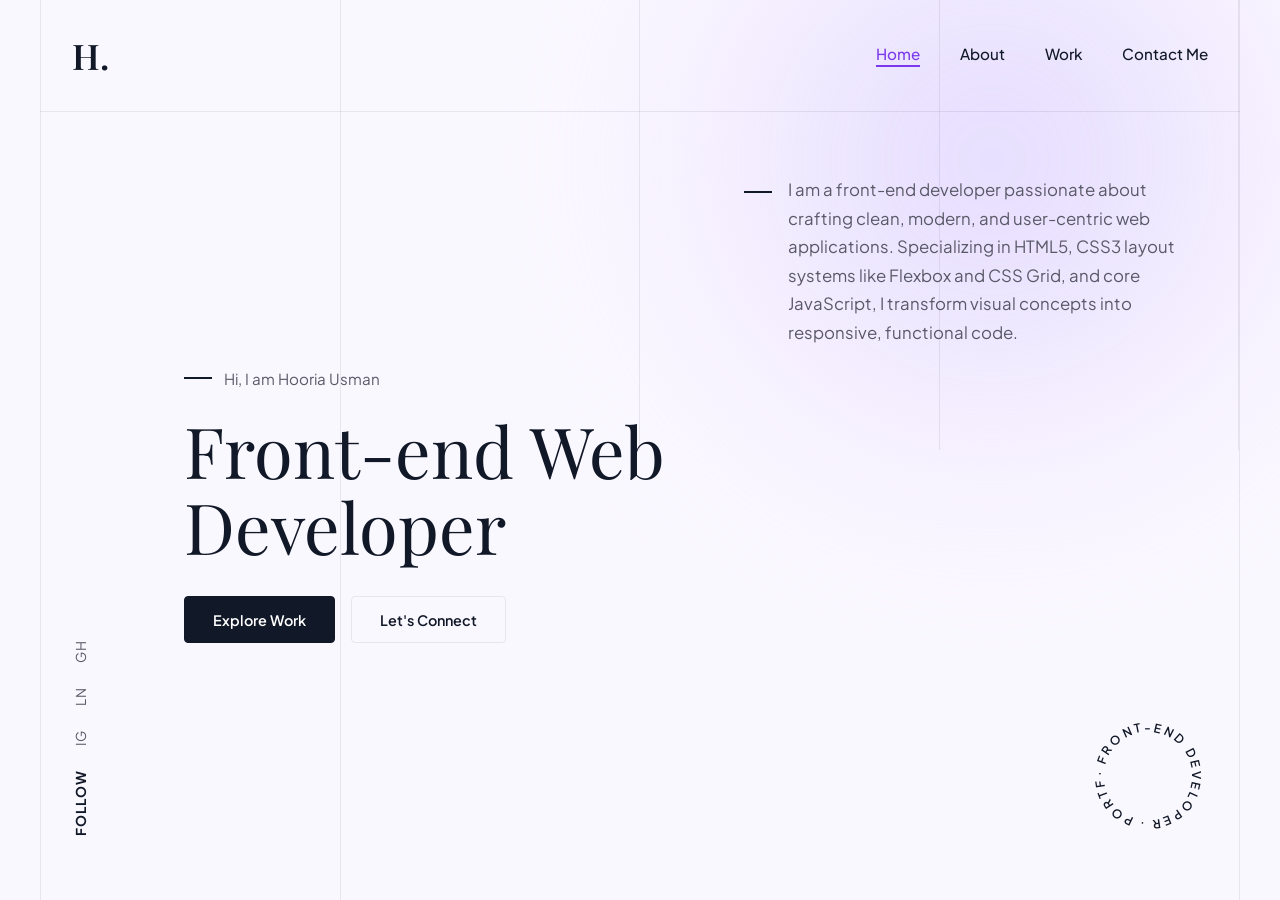
<file: index.html>
<!DOCTYPE html>
<html lang="en">
<head>
    <meta charset="UTF-8">
    <meta name="viewport" content="width=device-width, initial-scale=1.0">
    <title>Hooria Usman — Front-End Web Developer</title>
    <link rel="preconnect" href="https://fonts.googleapis.com">
    <link rel="preconnect" href="https://fonts.gstatic.com" crossorigin>
    <link href="https://fonts.googleapis.com/css2?family=Playfair+Display:ital,wght@0,400..900;1,400..900&family=Plus+Jakarta+Sans:wght@300;400;500;600;700&display=swap" rel="stylesheet">
    <link rel="stylesheet" href="style.css">
</head>
<body>
    <div class="ambient-glow"></div>
    <div class="grid-overlay">
        <div class="grid-line"></div>
        <div class="grid-line"></div>
        <div class="grid-line"></div>
        <div class="grid-line"></div>
        <div class="grid-line"></div>
    </div>

    <div class="page-container">
        <header class="site-header">
            <a href="index.html" class="logo">H.</a>

            <nav class="nav-links">
                <a href="index.html" class="nav-link active">Home</a>
                <a href="about.html" class="nav-link">About</a>
                <a href="work.html" class="nav-link">Work</a>
                <a href="contact.html" class="nav-link">Contact Me</a>
            </nav>
        </header>

        <main class="hero-section">
            <aside class="social-sidebar">
                <div class="vertical-text">
                    <span class="label">Follow</span>
                    <a href="#">IG</a>
                    <a href="#">LN</a>
                    <a href="#">GH</a>
                </div>
            </aside>

            <section class="hero-headline-block">
                <div class="eyebrow">
                    <span class="dash"></span>
                    <span>Hi, I am Hooria Usman</span>
                </div>
                <h1 class="hero-title">
                    Front-end Web <br>Developer
                </h1>
                <div class="hero-actions">
                    <a href="work.html" class="btn-primary">Explore Work</a>
                    <a href="contact.html" class="btn-secondary">Let's Connect</a>
                </div>
            </section>

            <section class="hero-bio-block">
                <div class="bio-text-group">
                    <div>
                        <span class="dash"></span>
                    </div>
                    <p class="bio-paragraph">
                        I am a front-end developer passionate about crafting clean, modern, and user-centric web applications. Specializing in HTML5, CSS3 layout systems like Flexbox and CSS Grid, and core JavaScript, I transform visual concepts into responsive, functional code.
                    </p>
                </div>

                <div class="badge-wrapper">
                    <div class="rotating-badge" title="Front-End Developer Portfolio">
                        <svg viewBox="0 0 100 100">
                            <path id="circlePath" d="M 50,50 m -37,0 a 37,37 0 1,1 74,0 a 37,37 0 1,1 -74,0" fill="none" />
                            <text font-size="10" font-weight="600" letter-spacing="2.2" fill="#111827">
                                <textPath href="#circlePath" startOffset="0%">
                                    · FRONT-END DEVELOPER · PORTFOLIO
                                </textPath>
                            </text>
                        </svg>
                    </div>
                </div>
            </section>
        </main>
    </div>
</body>
</html>
</file>
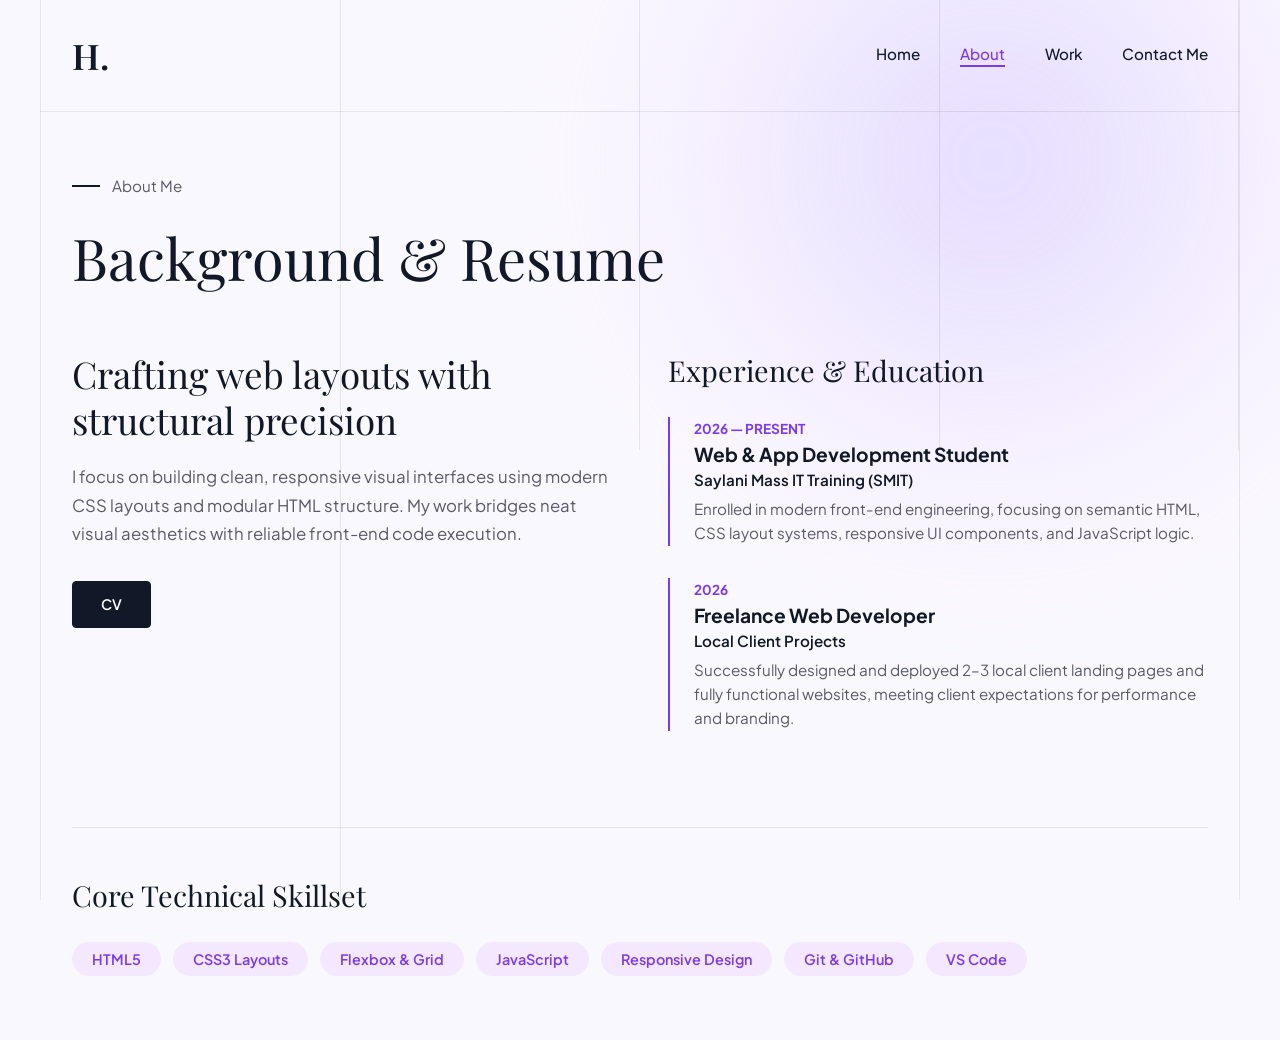
<file: about.html>
<!DOCTYPE html>
<html lang="en">
<head>
    <meta charset="UTF-8">
    <meta name="viewport" content="width=device-width, initial-scale=1.0">
    <title>About — Hooria Usman</title>
    <link rel="preconnect" href="https://fonts.googleapis.com">
    <link rel="preconnect" href="https://fonts.gstatic.com" crossorigin>
    <link href="https://fonts.googleapis.com/css2?family=Playfair+Display:ital,wght@0,400..900;1,400..900&family=Plus+Jakarta+Sans:wght@300;400;500;600;700&display=swap" rel="stylesheet">
    <link rel="stylesheet" href="style.css">
    <link rel="stylesheet" href="about.css">
</head>
<body>
    <div class="ambient-glow"></div>
    <div class="grid-overlay">
        <div class="grid-line"></div>
        <div class="grid-line"></div>
        <div class="grid-line"></div>
        <div class="grid-line"></div>
        <div class="grid-line"></div>
    </div>

    <div class="page-container">
        <header class="site-header">
            <a href="index.html" class="logo">H.</a>

            <nav class="nav-links">
                <a href="index.html" class="nav-link">Home</a>
                <a href="about.html" class="nav-link active">About</a>
                <a href="work.html" class="nav-link">Work</a>
                <a href="contact.html" class="nav-link">Contact Me</a>
            </nav>
        </header>

        <main class="page-main">
            <section class="page-header">
                <div class="eyebrow">
                    <span class="dash"></span>
                    <span>About Me</span>
                </div>
                <h1 class="page-title">Background & Resume</h1>
            </section>

            <section class="about-grid">
                <div class="about-bio-card">
                    <h2>Crafting web layouts with structural precision</h2>
                    <p>
                        I focus on building clean, responsive visual interfaces using modern CSS layouts and modular HTML structure. My work bridges neat visual aesthetics with reliable front-end code execution.
                    </p>
                    <div class="cv-download-box">
                        <a href="#" class="btn-primary">CV</a>
                    </div>
                </div>

                <div class="experience-list">
                    <h2 class="section-subtitle">Experience & Education</h2>
                    
                    <div class="timeline-card">
                        <span class="timeline-year">2026 — Present</span>
                        <h3>Web & App Development Student</h3>
                        <p class="timeline-org">Saylani Mass IT Training (SMIT)</p>
                        <p class="timeline-desc">
                            Enrolled in modern front-end engineering, focusing on semantic HTML, CSS layout systems, responsive UI components, and JavaScript logic.
                        </p>
                    </div>

                    <div class="timeline-card">
                        <span class="timeline-year">2026</span>
                        <h3>Freelance Web Developer</h3>
                        <p class="timeline-org">Local Client Projects</p>
                        <p class="timeline-desc">
                            Successfully designed and deployed 2–3 local client landing pages and fully functional websites, meeting client expectations for performance and branding.
                        </p>
                    </div>
                </div>
            </section>

            <section class="skills-section">
                <h2 class="section-subtitle">Core Technical Skillset</h2>
                <div class="skills-pills">
                    <span class="skill-pill">HTML5</span>
                    <span class="skill-pill">CSS3 Layouts</span>
                    <span class="skill-pill">Flexbox & Grid</span>
                    <span class="skill-pill">JavaScript</span>
                    <span class="skill-pill">Responsive Design</span>
                    <span class="skill-pill">Git & GitHub</span>
                    <span class="skill-pill">VS Code</span>
                </div>
            </section>
        </main>
    </div>
</body>
</html>
</file>
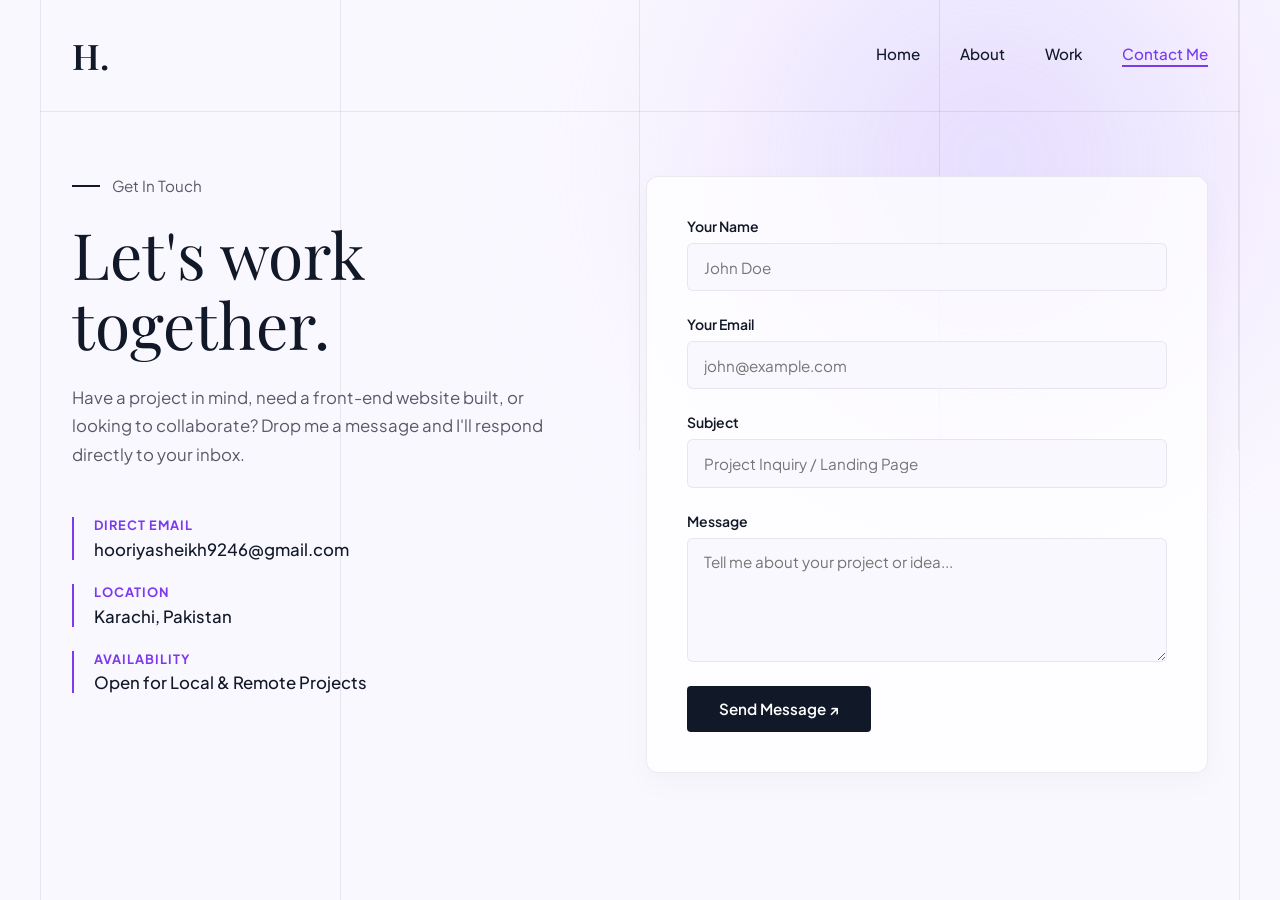
<file: contact.html>
<!DOCTYPE html>
<html lang="en">
<head>
    <meta charset="UTF-8">
    <meta name="viewport" content="width=device-width, initial-scale=1.0">
    <title>Contact — Hooria Usman</title>
    <link rel="preconnect" href="https://fonts.googleapis.com">
    <link rel="preconnect" href="https://fonts.gstatic.com" crossorigin>
    <link href="https://fonts.googleapis.com/css2?family=Playfair+Display:ital,wght@0,400..900;1,400..900&family=Plus+Jakarta+Sans:wght@300;400;500;600;700&display=swap" rel="stylesheet">
    <link rel="stylesheet" href="style.css">
    <link rel="stylesheet" href="contact.css">
</head>
<body>
    <div class="ambient-glow"></div>
    <div class="grid-overlay">
        <div class="grid-line"></div>
        <div class="grid-line"></div>
        <div class="grid-line"></div>
        <div class="grid-line"></div>
        <div class="grid-line"></div>
    </div>

    <div class="page-container">
        <header class="site-header">
            <a href="index.html" class="logo">H.</a>

            <nav class="nav-links">
                <a href="index.html" class="nav-link">Home</a>
                <a href="about.html" class="nav-link">About</a>
                <a href="work.html" class="nav-link">Work</a>
                <a href="contact.html" class="nav-link active">Contact Me</a>
                
                
            </nav>
        </header>

        <main class="content-wrapper">
            <div class="contact-grid">
                
                <section class="contact-info">
                    <div class="eyebrow">
                        <span class="dash"></span>
                        <span>Get In Touch</span>
                    </div>
                    <h1 class="page-title">Let's work together.</h1>
                    <p class="contact-lead">
                        Have a project in mind, need a front-end website built, or looking to collaborate? Drop me a message and I'll respond directly to your inbox.
                    </p>
                    
                    <div class="direct-details">
                        <div class="detail-card">
                            <span class="detail-label">Direct Email</span>
                            <a href="mailto:hooriyasheikh9246@gmail.com" class="detail-val">hooriyasheikh9246@gmail.com</a>
                        </div>
                        <div class="detail-card">
                            <span class="detail-label">Location</span>
                            <span class="detail-val">Karachi, Pakistan</span>
                        </div>
                        <div class="detail-card">
                            <span class="detail-label">Availability</span>
                            <span class="detail-val">Open for Local & Remote Projects</span>
                        </div>
                    </div>
                </section>

                <section class="contact-form-box">
                    <form class="contact-form" action="https://formspree.io/f/mbgdoewe" method="POST">
                        <div class="form-group">
                            <label for="name">Your Name</label>
                            <input type="text" id="name" name="name" placeholder="John Doe" required>
                        </div>
                        <div class="form-group">
                            <label for="email">Your Email</label>
                            <input type="email" id="email" name="email" placeholder="john@example.com" required>
                        </div>
                        <div class="form-group">
                            <label for="subject">Subject</label>
                            <input type="text" id="subject" name="subject" placeholder="Project Inquiry / Landing Page" required>
                        </div>
                        <div class="form-group">
                            <label for="message">Message</label>
                            <textarea id="message" name="message" rows="5" placeholder="Tell me about your project or idea..." required></textarea>
                        </div>
                        
                        <input type="hidden" name="_replyto" value="hooriyasheikh9246@gmail.com">
                        <input type="hidden" name="_subject" value="New Inquiry from Portfolio Site">
                        
                        <button type="submit" class="submit-btn">
                            Send Message ↗
                        </button>
                    </form>
                </section>

            </div>
        </main>
    </div>
</body>
</html>
</file>
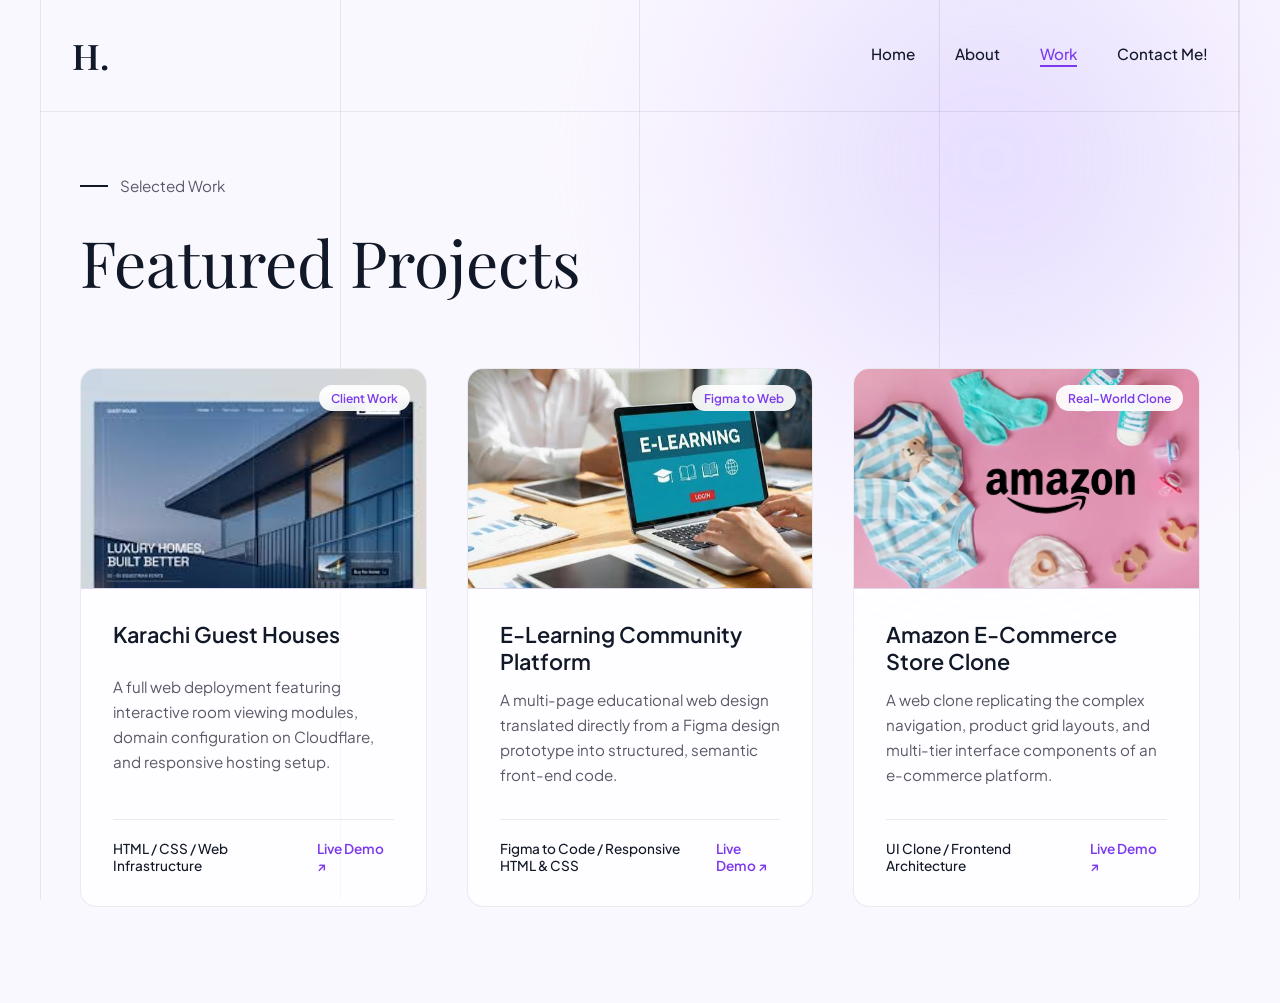
<file: work.html>
<!DOCTYPE html>
<html lang="en">
<head>
    <meta charset="UTF-8">
    <meta name="viewport" content="width=device-width, initial-scale=1.0">
    <title>Work — Hooria Usman</title>
    <link rel="preconnect" href="https://fonts.googleapis.com">
    <link rel="preconnect" href="https://fonts.gstatic.com" crossorigin>
    <link href="https://fonts.googleapis.com/css2?family=Playfair+Display:ital,wght@0,400..900;1,400..900&family=Plus+Jakarta+Sans:wght@300;400;500;600;700&display=swap" rel="stylesheet">
    <link rel="stylesheet" href="style.css">
    <link rel="stylesheet" href="work.css">
</head>
<body>
    <div class="ambient-glow"></div>
    <div class="grid-overlay">
        <div class="grid-line"></div>
        <div class="grid-line"></div>
        <div class="grid-line"></div>
        <div class="grid-line"></div>
        <div class="grid-line"></div>
    </div>

    <div class="page-container">
        <header class="site-header">
            <a href="index.html" class="logo">H.</a>

            <nav class="nav-links">
                <a href="index.html" class="nav-link">Home</a>
                <a href="about.html" class="nav-link">About</a>
                <a href="work.html" class="nav-link active">Work</a>
                <a href="contact.html" class="nav-link">Contact Me!</a>
            </nav>
        </header>

        <main class="content-wrapper">
            <section class="work-hero">
                <div class="eyebrow">
                    <span class="dash"></span>
                    <span>Selected Work</span>
                </div>
                <h1 class="page-title">Featured Projects</h1>
            </section>

            <section class="projects-grid">
                
                <article class="project-card">
                    <div class="project-image-box">
                        <div class="badge-tag">Client Work</div>
                        <img src="guest house thumbnail.jpg" alt="Karachi Guest Houses" class="project-img">
                    </div>
                    <div class="project-info">
                        <h3>Karachi Guest Houses</h3>
                        <p>A full web deployment featuring interactive room viewing modules, domain configuration on Cloudflare, and responsive hosting setup.</p>
                        <div class="project-meta">
                            <span>HTML / CSS / Web Infrastructure</span>
                            <a href="https://karachiguesthouses.com/" target="_blank" rel="noopener noreferrer" class="project-link">Live Demo ↗</a>
                        </div>
                    </div>
                </article>

                <article class="project-card">
                    <div class="project-image-box">
                        <div class="badge-tag">Figma to Web</div>
                        <img src="e learning site.jpg" alt="E-Learning Site" class="project-img">
                    </div>
                    <div class="project-info">
                        <h3>E-Learning Community Platform</h3>
                        <p>A multi-page educational web design translated directly from a Figma design prototype into structured, semantic front-end code.</p>
                        <div class="project-meta">
                            <span>Figma to Code / Responsive HTML & CSS</span>
                            <a href="https://hooriyasheikh9246-svg.github.io/E-learning-site-community-/" target="_blank" rel="noopener noreferrer" class="project-link">Live Demo ↗</a>
                        </div>
                    </div>
                </article>

                <article class="project-card">
                    <div class="project-image-box">
                        <div class="badge-tag">Real-World Clone</div>
                        <img src="amazon clone.png" alt="Amazon Clone" class="project-img">
                    </div>
                    <div class="project-info">
                        <h3>Amazon E-Commerce Store Clone</h3>
                        <p>A web clone replicating the complex navigation, product grid layouts, and multi-tier interface components of an e-commerce platform.</p>
                        <div class="project-meta">
                            <span>UI Clone / Frontend Architecture</span>
                            <a href="https://hooriyasheikh9246-svg.github.io/Amazon-Clone/" target="_blank" rel="noopener noreferrer" class="project-link">Live Demo ↗</a>
                        </div>
                    </div>
                </article>

            </section>
        </main>
    </div>
</body>
</html>
</file>
<file: style.css>
:root {
    --bg-color: #faf8ff;
    --text-primary: #111827;
    --text-secondary: #5a5968;
    --accent-purple: #7c3aed;
    --accent-light: #f3e8ff;
    --border-color: rgba(17, 24, 39, 0.08);
    --font-serif: 'Playfair Display', Georgia, serif;
    --font-sans: 'Plus Jakarta Sans', -apple-system, sans-serif;
}

* {
    margin: 0;
    padding: 0;
    box-sizing: border-box;
}

body {
    background-color: var(--bg-color);
    color: var(--text-primary);
    font-family: var(--font-sans);
    overflow-x: hidden;
    min-height: 100vh;
    position: relative;
}

.ambient-glow {
    position: fixed;
    top: -20vw;
    right: -10vw;
    width: 65vw;
    height: 65vw;
    background: radial-gradient(circle, rgba(196, 181, 253, 0.45) 0%, rgba(233, 213, 255, 0.2) 50%, rgba(250, 248, 255, 0) 70%);
    filter: blur(70px);
    pointer-events: none;
    z-index: 0;
}

.grid-overlay {
    position: fixed;
    inset: 0;
    max-width: 1200px;
    margin: 0 auto;
    display: grid;
    grid-template-columns: repeat(4, 1fr);
    pointer-events: none;
    z-index: 1;
    border-left: 1px solid var(--border-color);
    border-right: 1px solid var(--border-color);
}

.grid-line {
    border-right: 1px solid var(--border-color);
}

.page-container {
    position: relative;
    z-index: 2;
    max-width: 1200px;
    margin: 0 auto;
    min-height: 100vh;
    display: flex;
    flex-direction: column;
}

.site-header {
    display: flex;
    align-items: center;
    justify-content: space-between;
    padding: 2rem;
    border-bottom: 1px solid var(--border-color);
}

.logo {
    font-family: var(--font-serif);
    font-size: 2.2rem;
    font-weight: 600;
    color: var(--text-primary);
    text-decoration: none;
}

.nav-links {
    display: flex;
    align-items: center;
    gap: 2.5rem;
}

.nav-link {
    text-decoration: none;
    color: var(--text-primary);
    font-weight: 500;
    font-size: 0.95rem;
    position: relative;
    padding-bottom: 0.25rem;
    transition: color 0.25s ease;
}

.nav-link:hover,
.nav-link.active {
    color: var(--accent-purple);
}

.nav-link.active::after {
    content: '';
    position: absolute;
    bottom: 0;
    left: 0;
    width: 100%;
    height: 2px;
    background-color: var(--accent-purple);
}

.hero-section {
    display: grid;
    grid-template-columns: 80px 1fr 1fr;
    flex: 1;
    padding: 4rem 2rem;
    align-items: center;
    gap: 2rem;
}

.social-sidebar {
    display: flex;
    align-items: flex-end;
    height: 100%;
}

.vertical-text {
    writing-mode: vertical-rl;
    transform: rotate(180deg);
    display: flex;
    gap: 1.5rem;
    align-items: center;
    font-size: 0.85rem;
    letter-spacing: 1px;
}

.vertical-text .label {
    font-weight: 700;
    text-transform: uppercase;
}

.vertical-text a {
    text-decoration: none;
    color: var(--text-secondary);
    transition: color 0.2s ease;
}

.vertical-text a:hover {
    color: var(--accent-purple);
}

.eyebrow {
    display: flex;
    align-items: center;
    gap: 0.75rem;
    font-size: 0.95rem;
    color: var(--text-secondary);
    margin-bottom: 1.5rem;
}

.dash {
    display: inline-block;
    width: 28px;
    height: 2px;
    background-color: var(--text-primary);
}

.hero-title {
    font-family: var(--font-serif);
    font-size: clamp(2.8rem, 5.5vw, 4.8rem);
    line-height: 1.08;
    font-weight: 400;
    margin-bottom: 2rem;
}

.hero-actions {
    display: flex;
    gap: 1rem;
    margin-top: 2rem;
    flex-wrap: wrap;
}

.btn-primary {
    display: inline-block;
    background-color: var(--text-primary);
    color: #ffffff;
    padding: 0.85rem 1.75rem;
    text-decoration: none;
    font-weight: 600;
    font-size: 0.9rem;
    border-radius: 4px;
    border: 1px solid var(--text-primary);
    transition: all 0.25s ease;
}

.btn-primary:hover {
    background-color: var(--accent-purple);
    border-color: var(--accent-purple);
}

.btn-secondary {
    display: inline-block;
    background-color: transparent;
    color: var(--text-primary);
    padding: 0.85rem 1.75rem;
    text-decoration: none;
    font-weight: 600;
    font-size: 0.9rem;
    border-radius: 4px;
    border: 1px solid var(--border-color);
    transition: all 0.25s ease;
}

.btn-secondary:hover {
    border-color: var(--text-primary);
    background-color: rgba(17, 24, 39, 0.03);
}

.hero-bio-block {
    display: flex;
    flex-direction: column;
    justify-content: space-between;
    height: 100%;
    padding-left: 2rem;
}

.bio-text-group {
    display: flex;
    gap: 1rem;
}

.bio-paragraph {
    font-size: 1.05rem;
    line-height: 1.7;
    color: var(--text-secondary);
}

.badge-wrapper {
    display: flex;
    justify-content: flex-end;
    margin-top: 3rem;
}

.rotating-badge {
    width: 120px;
    height: 120px;
    animation: rotateStamp 20s linear infinite;
}

@keyframes rotateStamp {
    from {
        transform: rotate(0deg);
    }
    to {
        transform: rotate(360deg);
    }
}

.page-main {
    padding: 4rem 2rem;
    flex: 1;
}

.page-header {
    margin-bottom: 3.5rem;
}

.page-title {
    font-family: var(--font-serif);
    font-size: clamp(2.3rem, 4.5vw, 3.8rem);
    font-weight: 400;
}

@media (max-width: 900px) {
    .hero-section {
        grid-template-columns: 1fr;
        padding: 2.5rem 1.5rem;
        gap: 2.5rem;
    }

    .social-sidebar {
        order: 3;
        height: auto;
    }

    .vertical-text {
        writing-mode: horizontal-tb;
        transform: none;
        flex-direction: row;
    }

    .hero-bio-block {
        padding-left: 0;
    }

    .badge-wrapper {
        justify-content: flex-start;
        margin-top: 2rem;
    }

    .grid-overlay {
        grid-template-columns: repeat(2, 1fr);
    }
}

@media (max-width: 640px) {
    .site-header {
        padding: 1.25rem 1.25rem;
        flex-direction: column;
        gap: 1rem;
        align-items: flex-start;
    }

    .nav-links {
        gap: 1.25rem;
        width: 100%;
        justify-content: space-between;
    }

    .nav-link {
        font-size: 0.875rem;
    }

    .page-main {
        padding: 2.5rem 1.25rem;
    }

    .hero-actions {
        flex-direction: column;
        width: 100%;
    }

    .btn-primary,
    .btn-secondary {
        text-align: center;
        width: 100%;
    }
}
</file>
<file: about.css>
.about-grid {
    display: grid;
    grid-template-columns: 1fr 1fr;
    gap: 3.5rem;
    margin-bottom: 4rem;
}

.about-bio-card h2 {
    font-family: var(--font-serif);
    font-size: clamp(1.8rem, 3vw, 2.3rem);
    font-weight: 400;
    margin-bottom: 1.25rem;
    line-height: 1.25;
}

.about-bio-card p {
    font-size: 1.05rem;
    line-height: 1.7;
    color: var(--text-secondary);
    margin-bottom: 2rem;
}

.cv-download-box {
    margin-top: 1.5rem;
}

.section-subtitle {
    font-family: var(--font-serif);
    font-size: 1.8rem;
    font-weight: 400;
    margin-bottom: 1.75rem;
}

.timeline-card {
    border-left: 2px solid var(--accent-purple);
    padding-left: 1.5rem;
    margin-bottom: 2rem;
}

.timeline-year {
    font-size: 0.85rem;
    font-weight: 700;
    color: var(--accent-purple);
    text-transform: uppercase;
}

.timeline-card h3 {
    font-size: 1.2rem;
    margin: 0.25rem 0;
}

.timeline-org {
    font-weight: 600;
    font-size: 0.95rem;
    color: var(--text-primary);
    margin-bottom: 0.5rem;
}

.timeline-desc {
    font-size: 0.95rem;
    line-height: 1.6;
    color: var(--text-secondary);
}

.skills-section {
    border-top: 1px solid var(--border-color);
    padding-top: 3rem;
}

.skills-pills {
    display: flex;
    flex-wrap: wrap;
    gap: 0.75rem;
}

.skill-pill {
    background-color: var(--accent-light);
    color: var(--accent-purple);
    padding: 0.5rem 1.25rem;
    border-radius: 30px;
    font-size: 0.9rem;
    font-weight: 600;
}

@media (max-width: 900px) {
    .about-grid {
        grid-template-columns: 1fr;
        gap: 2.5rem;
    }
}

@media (max-width: 640px) {
    .timeline-card {
        padding-left: 1rem;
    }

    .skill-pill {
        padding: 0.4rem 1rem;
        font-size: 0.825rem;
    }
}
</file>
<file: contact.css>
.content-wrapper {
    padding: 4rem 2rem 6rem;
}

.contact-grid {
    display: grid;
    grid-template-columns: 1fr 1.1fr;
    gap: 4rem;
    align-items: start;
}

.page-title {
    font-family: var(--font-serif);
    font-size: clamp(2.5rem, 5vw, 4.2rem);
    font-weight: 400;
    line-height: 1.1;
    margin-bottom: 1.5rem;
}

.contact-lead {
    font-size: 1.05rem;
    line-height: 1.7;
    color: var(--text-secondary);
    margin-bottom: 3rem;
}

.direct-details {
    display: flex;
    flex-direction: column;
    gap: 1.5rem;
}

.detail-card {
    border-left: 2px solid var(--accent-purple);
    padding-left: 1.25rem;
}

.detail-label {
    display: block;
    font-size: 0.8rem;
    color: var(--accent-purple);
    text-transform: uppercase;
    letter-spacing: 1px;
    margin-bottom: 0.35rem;
    font-weight: 700;
}

.detail-val {
    font-size: 1.05rem;
    color: var(--text-primary);
    text-decoration: none;
    font-weight: 500;
    transition: color 0.2s ease;
}

a.detail-val:hover {
    color: var(--accent-purple);
}

.contact-form-box {
    border: 1px solid var(--border-color);
    background: rgba(255, 255, 255, 0.75);
    padding: 2.5rem;
    border-radius: 12px;
    box-shadow: 0 10px 30px rgba(17, 24, 39, 0.03);
}

.contact-form {
    display: flex;
    flex-direction: column;
    gap: 1.5rem;
}

.form-group {
    display: flex;
    flex-direction: column;
    gap: 0.5rem;
}

.form-group label {
    font-size: 0.875rem;
    font-weight: 600;
    color: var(--text-primary);
}

.form-group input,
.form-group textarea {
    padding: 0.85rem 1rem;
    border: 1px solid var(--border-color);
    border-radius: 6px;
    font-family: var(--font-sans);
    font-size: 0.95rem;
    background: var(--bg-color);
    color: var(--text-primary);
    outline: none;
    transition: border-color 0.2s ease, box-shadow 0.2s ease;
}

.form-group input:focus,
.form-group textarea:focus {
    border-color: var(--accent-purple);
    box-shadow: 0 0 0 3px rgba(124, 58, 237, 0.1);
}

.submit-btn {
    padding: 0.85rem 2rem;
    background-color: var(--text-primary);
    color: #ffffff;
    border: none;
    border-radius: 4px;
    font-family: var(--font-sans);
    font-size: 0.95rem;
    font-weight: 600;
    cursor: pointer;
    transition: background-color 0.2s ease, transform 0.2s ease;
    align-self: flex-start;
}

.submit-btn:hover {
    background-color: var(--accent-purple);
    transform: translateY(-2px);
}

@media (max-width: 900px) {
    .content-wrapper {
        padding: 2.5rem 1.5rem 4rem;
    }

    .contact-grid {
        grid-template-columns: 1fr;
        gap: 2.5rem;
    }

    .contact-form-box {
        padding: 1.75rem;
    }

    .submit-btn {
        width: 100%;
    }
}
</file>
<file: work.css>
.content-wrapper {
    padding: 4rem 2.5rem 6rem;
}

.work-hero {
    margin-bottom: 4rem;
}

.page-title {
    font-family: var(--font-serif);
    font-size: clamp(2.8rem, 5vw, 4.2rem);
    font-weight: 400;
}

.projects-grid {
    display: grid;
    grid-template-columns: repeat(auto-fit, minmax(320px, 1fr));
    gap: 2.5rem;
}

.project-card {
    border: 1px solid var(--border-color);
    background: rgba(255, 255, 255, 0.7);
    border-radius: 16px;
    overflow: hidden;
    display: flex;
    flex-direction: column;
    justify-content: space-between;
    transition: transform 0.3s ease, border-color 0.3s ease, box-shadow 0.3s ease;
}

.project-card:hover {
    transform: translateY(-6px);
    border-color: var(--accent-purple);
    box-shadow: 0 12px 30px rgba(147, 51, 234, 0.08);
}

.project-image-box {
    position: relative;
    width: 100%;
    height: 220px;
    background: #f3e8ff;
    overflow: hidden;
    border-bottom: 1px solid var(--border-color);
}

.project-img {
    width: 100%;
    height: 100%;
    object-fit: cover;
    object-position: top center;
    transition: transform 0.4s ease;
}

.project-card:hover .project-img {
    transform: scale(1.04);
}

.badge-tag {
    position: absolute;
    top: 1rem;
    right: 1rem;
    background: rgba(255, 255, 255, 0.92);
    color: var(--accent-purple);
    font-size: 0.75rem;
    font-weight: 600;
    padding: 0.35rem 0.75rem;
    border-radius: 20px;
    border: 1px solid var(--accent-soft);
    z-index: 2;
    backdrop-filter: blur(4px);
}

.project-info {
    padding: 2rem;
    display: flex;
    flex-direction: column;
    flex: 1;
    justify-content: space-between;
}

.project-info h3 {
    font-size: 1.35rem;
    font-weight: 600;
    color: var(--text-primary);
    margin-bottom: 0.75rem;
}

.project-info p {
    font-size: 0.95rem;
    color: var(--text-secondary);
    line-height: 1.65;
    margin-bottom: 2rem;
}

.project-meta {
    display: flex;
    justify-content: space-between;
    align-items: center;
    font-size: 0.85rem;
    border-top: 1px solid var(--border-color);
    padding-top: 1.25rem;
}

.project-meta span {
    color: var(--text-light);
    font-weight: 500;
}

.project-link {
    text-decoration: none;
    color: var(--accent-purple);
    font-weight: 600;
    transition: transform 0.2s ease, color 0.2s ease;
}

.project-link:hover {
    color: var(--text-primary);
    transform: translateX(3px);
}

@media (max-width: 768px) {
    .projects-grid {
        grid-template-columns: 1fr;
    }
}
</file>
